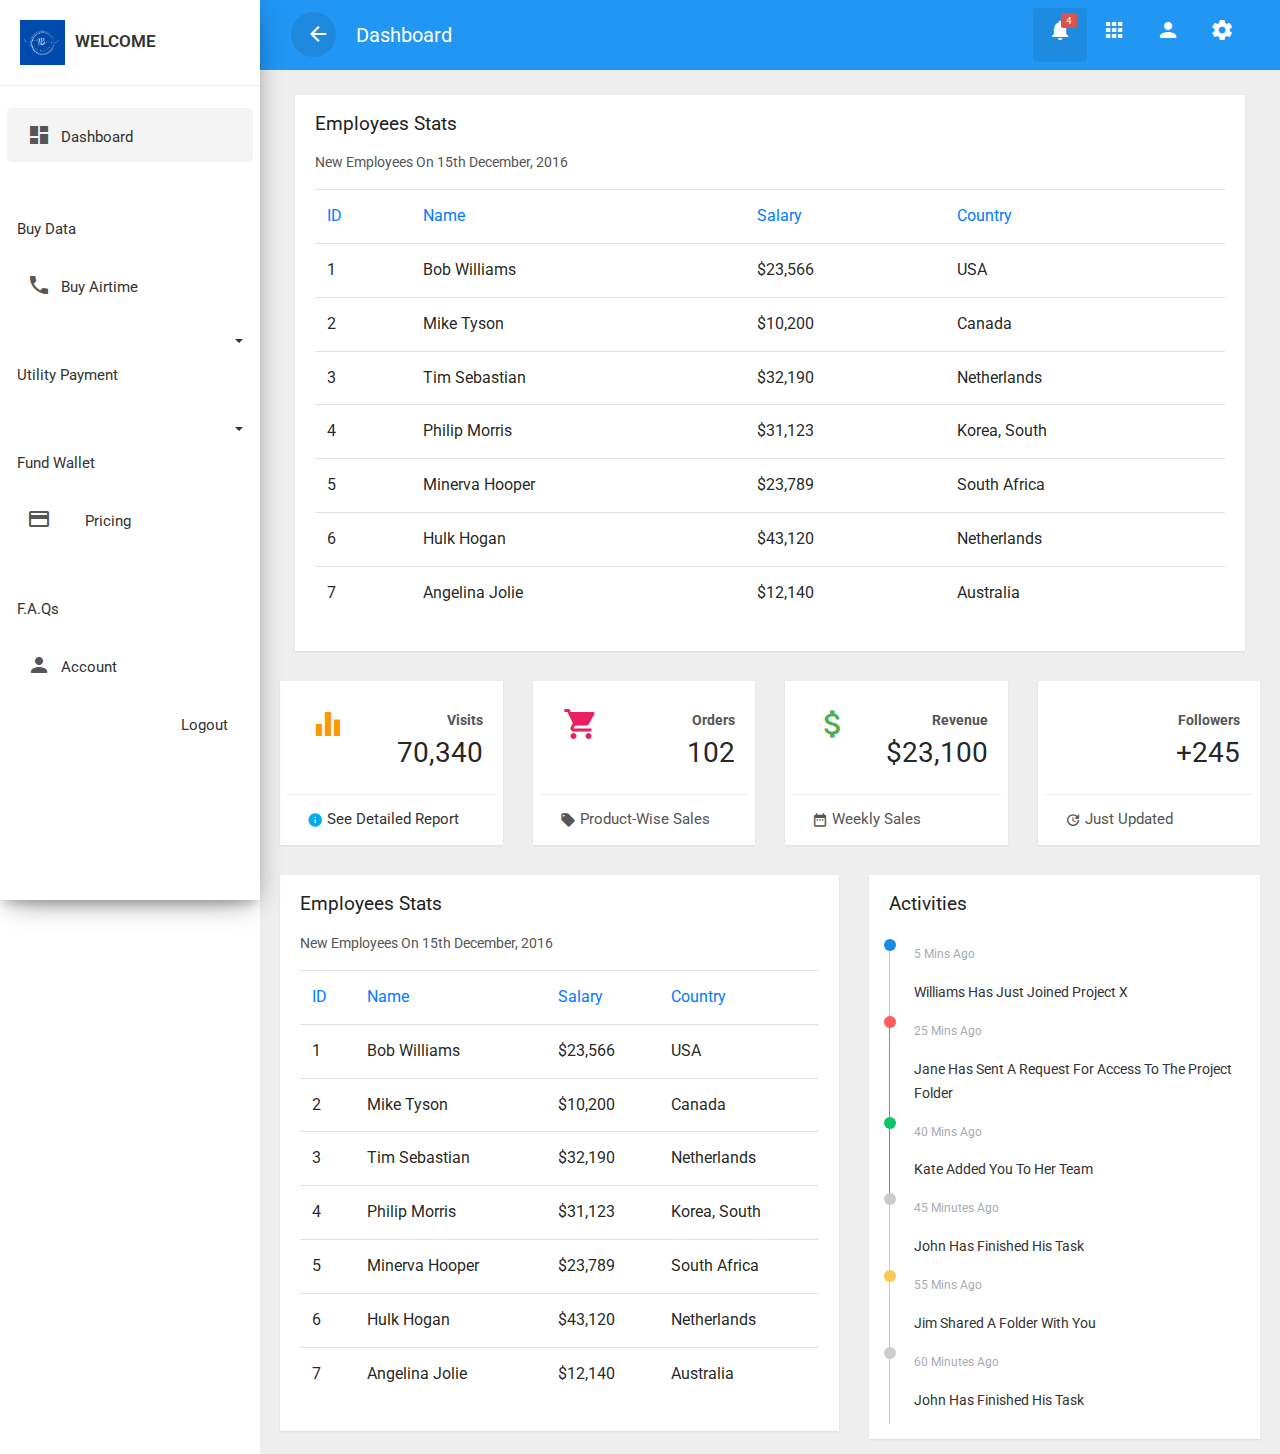
<file: Dashboard/index.html>
<!doctype html>
<html lang="en">
  <head>
    <meta charset="utf-8">
    <meta name="viewport" content="width=device-width, initial-scale=1, shrink-to-fit=no">
	  <meta name="viewport" content="width=device-width, initial-scale=1, minimum-scale=1, maximum-scale=1">
        <title>Dashboard</title>
        <link rel="stylesheet" href="css/bootstrap.min.css">
        <link rel="stylesheet" href="css/custom.css">
        <link rel="preconnect" href="https://fonts.googleapis.com">
        <link rel="preconnect" href="https://fonts.gstatic.com" crossorigin>
        <link href="https://fonts.googleapis.com/css2?family=Roboto:wght@300;400;500;700;900&display=swap" rel="stylesheet">
        <link href="https://fonts.googleapis.com/css2?family=Material+Icons" rel="stylesheet">
        <script src="https://code.jquery.com/jquery-3.3.1.slim.min.js"></script>
        <script src="https://cdnjs.cloudflare.com/ajax/libs/popper.js/1.14.7/umd/popper.min.js"></script>
      <link rel="icon" href="img/IB.png">
  </head>
  <body>
    <div class="wrapper">
        <div class="body-overlay"></div>
        <nav id="sidebar">
            <div class="sidebar-header">
                <h3><img src="./img/IB.png" class="img-fluid rounded-5" alt="Ibn Mas'ud Logo"/><span>Welcome</span></h3>
            </div>
            <ul class="list-unstyled components">
			<li  class="active">
                <a href="#" class="dashboard"><i class="material-icons">dashboard</i><span>Dashboard</span></a>
            </li>

		      <div class="small-screen navbar-display">
                    <li class="dropdown d-lg-none d-md-block d-xl-none d-sm-block">
                        <a href="#homeSubmenu0" data-toggle="collapse" aria-expanded="false" class="dropdown-toggle">
                        <i class="material-icons">notifications</i><span> 4 notification</span></a>
                        <ul class="collapse list-unstyled menu" id="homeSubmenu0">
                            <li><a href="#">You have 5 new messages</a></li>
                            <li><a href="#">You're now friend with Mike</a></li>
                            <li><a href="#">Wish Mary on her birthday!</a></li>
                            <li><a href="#">5 warnings in Server Console</a></li>
                        </ul>
                    </li>

                      <li  class="d-lg-none d-md-block d-xl-none d-sm-block"><a href="#"><i class="material-icons">apps</i><span>apps</span></a></li>
                      <li  class="d-lg-none d-md-block d-xl-none d-sm-block"><a href="#"><i class="material-icons">person</i><span>user</span></a></li>
              </div>


                <li class="dropdown">
                <li><a href="#"><i class="material-icons">signal_cellular_alt</i><span>Buy Data</span></a></li>
                <li><a href="#"><i class="material-icons">call</i><span>Buy Airtime</span></a></li>


                <li class="dropdown">
                    <a href="#pageSubmenu2" data-toggle="collapse" aria-expanded="false" class="dropdown-toggle">
					<i class="material-icons">lightbulb</i><span>Utility Payment</span></a>
                    <ul class="collapse list-unstyled menu" id="pageSubmenu2">
                        <li><a href="#">Bill Payment</a></li>
                        <li><a href="#">Cable Subscription</a></li>
                    </ul>
                </li>

				 <li class="dropdown">
                    <a href="#pageSubmenu3" data-toggle="collapse" aria-expanded="false" class="dropdown-toggle">
					<i class="material-icons">wallet</i><span>Fund Wallet</span></a>
                    <ul class="collapse list-unstyled menu" id="pageSubmenu3">
                        <li><a href="#">Fund With Paystack (ATM)</a></li>
                        <li><a href="#">Fund With Payment Gateway (ATM)</a></li>
                        <li><a href="#">Automated Bank Transfer (N50 charges)</a></li>
                    </ul>
                </li>

                <li><a href="./pricing.html"><i class="material-icons">payments</i><span>Pricing</span></a></li>
                <li><a href="#"><i class="material-icons">question_mark</i><span>F.A.Qs</span></a></li>
                <li><a href="#"><i class="material-icons">person</i><span>Account</span></a></li>
                <li><a href="#"><i class="material-icons">logout</i><span>Logout</span></a></li>



            </ul>
        </nav>



        <!-- Page Content  -->
        <div id="content">

		<div class="top-navbar">
            <nav class="navbar navbar-expand-lg">
                <div class="container-fluid">

                    <button type="button" id="sidebarCollapse" class="d-xl-block d-lg-block d-md-mone d-none">
                        <span class="material-icons">arrow_back_ios</span>
                    </button>

					<a class="navbar-brand" href="#"> Dashboard </a>

                    <button class="d-inline-block d-lg-none ml-auto more-button" type="button" data-toggle="collapse"
					data-target="#navbarSupportedContent" aria-controls="navbarSupportedContent" aria-expanded="false" aria-label="Toggle navigation">
                        <span class="material-icons">more_vert</span>
                    </button>

                    <div class="collapse navbar-collapse d-lg-block d-xl-block d-sm-none d-md-none d-none" id="navbarSupportedContent">
                        <ul class="nav navbar-nav ml-auto">
                            <li class="dropdown nav-item active">
                                <a href="#" class="nav-link" data-toggle="dropdown">
                                   <span class="material-icons">notifications</span>
								   <span class="notification">4</span>
                               </a>
                                <ul class="dropdown-menu">
                                    <li>
                                        <a href="#">You have 5 new messages</a>
                                    </li>
                                    <li>
                                        <a href="#">You're now friend with Mike</a>
                                    </li>
                                    <li>
                                        <a href="#">Wish Mary on her birthday!</a>
                                    </li>
                                    <li>
                                        <a href="#">5 warnings in Server Console</a>
                                    </li>

                                </ul>
                            </li>
                            <li class="nav-item">
                                <a class="nav-link" href="#">
								<span class="material-icons">apps</span>
								</a>
                            </li>
                            <li class="nav-item">
                                <a class="nav-link" href="#">
								<span class="material-icons">person</span>
								</a>
                            </li>
							<li class="nav-item">
                                <a class="nav-link" href="#">
								<span class="material-icons">settings</span>
								</a>
                            </li>
                        </ul>
                    </div>
                </div>
            </nav>
	    </div>


			<div class="main-content">
			<main>
                <div class="container-fluid ">
                        <div class="card" style="min-height: 485px">
                            <div class="card-header card-header-text">
                                <h4 class="card-title">Employees Stats</h4>
                                <p class="category">New employees on 15th December, 2016</p>
                            </div>
                            <div class="card-content table-responsive">
                                <table class="table table-hover">
                                    <thead class="text-primary">
                                    <tr><th>ID</th>
                                        <th>Name</th>
                                        <th>Salary</th>
                                        <th>Country</th>
                                    </tr></thead>
                                    <tbody>
                                    <tr>
                                        <td>1</td>
                                        <td>Bob Williams</td>
                                        <td>$23,566</td>
                                        <td>USA</td>
                                    </tr>
                                    <tr>
                                        <td>2</td>
                                        <td>Mike Tyson</td>
                                        <td>$10,200</td>
                                        <td>Canada</td>
                                    </tr>
                                    <tr>
                                        <td>3</td>
                                        <td>Tim Sebastian</td>
                                        <td>$32,190</td>
                                        <td>Netherlands</td>
                                    </tr>
                                    <tr>
                                        <td>4</td>
                                        <td>Philip Morris</td>
                                        <td>$31,123</td>
                                        <td>Korea, South</td>
                                    </tr>
                                    <tr>
                                        <td>5</td>
                                        <td>Minerva Hooper</td>
                                        <td>$23,789</td>
                                        <td>South Africa</td>
                                    </tr>
                                    <tr>
                                        <td>6</td>
                                        <td>Hulk Hogan</td>
                                        <td>$43,120</td>
                                        <td>Netherlands</td>
                                    </tr>
                                    <tr>
                                        <td>7</td>
                                        <td>Angelina Jolie </td>
                                        <td>$12,140</td>
                                        <td>Australia</td>
                                    </tr>
                                    </tbody>
                                </table>
                            </div>
                        </div>
                    </div>



            </main>















			<div class="row">
                        <div class="col-lg-3 col-md-6 col-sm-6">
                            <div class="card card-stats">
                                <div class="card-header">
                                    <div class="icon icon-warning">
                                       <span class="material-icons">equalizer</span>
                                    </div>
                                </div>
                                <div class="card-content">
                                    <p class="category"><strong>Visits</strong></p>
                                    <h3 class="card-title">70,340</h3>
                                </div>
                                <div class="card-footer">
                                    <div class="stats">
                                        <i class="material-icons text-info">info</i>
                                        <a href="#pablo">See detailed report</a>
                                    </div>
                                </div>
                            </div>
                        </div>
                        <div class="col-lg-3 col-md-6 col-sm-6">
                            <div class="card card-stats">
                                <div class="card-header">
                                    <div class="icon icon-rose">
                                       <span class="material-icons">shopping_cart</span>

                                    </div>
                                </div>
                                <div class="card-content">
                                    <p class="category"><strong>Orders</strong></p>
                                    <h3 class="card-title">102</h3>
                                </div>
                                <div class="card-footer">
                                    <div class="stats">
                                        <i class="material-icons">local_offer</i> Product-wise sales
                                    </div>
                                </div>
                            </div>
                        </div>
                        <div class="col-lg-3 col-md-6 col-sm-6">
                            <div class="card card-stats">
                                <div class="card-header">
                                    <div class="icon icon-success">
                                        <span class="material-icons">
attach_money
</span>

                                    </div>
                                </div>
                                <div class="card-content">
                                    <p class="category"><strong>Revenue</strong></p>
                                    <h3 class="card-title">$23,100</h3>
                                </div>
                                <div class="card-footer">
                                    <div class="stats">
                                        <i class="material-icons">date_range</i> Weekly sales
                                    </div>
                                </div>
                            </div>
                        </div>
                        <div class="col-lg-3 col-md-6 col-sm-6">
                            <div class="card card-stats">
                                <div class="card-header">
                                    <div class="icon icon-info">

<span class="material-icons">
follow_the_signs
</span>
                                    </div>
                                </div>
                                <div class="card-content">
                                    <p class="category"><strong>Followers</strong></p>
                                    <h3 class="card-title">+245</h3>
                                </div>
                                <div class="card-footer">
                                    <div class="stats">
                                        <i class="material-icons">update</i> Just Updated
                                    </div>
                                </div>
                            </div>
                        </div>
                    </div>


					<div class="row ">
                        <div class="col-lg-7 col-md-12">
                            <div class="card" style="min-height: 485px">
                                <div class="card-header card-header-text">
                                    <h4 class="card-title">Employees Stats</h4>
                                    <p class="category">New employees on 15th December, 2016</p>
                                </div>
                                <div class="card-content table-responsive">
                                    <table class="table table-hover">
                                        <thead class="text-primary">
                                            <tr><th>ID</th>
                                            <th>Name</th>
                                            <th>Salary</th>
                                            <th>Country</th>
                                        </tr></thead>
                                        <tbody>
                                            <tr>
                                                <td>1</td>
                                                <td>Bob Williams</td>
                                                <td>$23,566</td>
                                                <td>USA</td>
                                            </tr>
                                            <tr>
                                                <td>2</td>
                                                <td>Mike Tyson</td>
                                                <td>$10,200</td>
                                                <td>Canada</td>
                                            </tr>
                                            <tr>
                                                <td>3</td>
                                                <td>Tim Sebastian</td>
                                                <td>$32,190</td>
                                                <td>Netherlands</td>
                                            </tr>
                                            <tr>
                                                <td>4</td>
                                                <td>Philip Morris</td>
                                                <td>$31,123</td>
                                                <td>Korea, South</td>
                                            </tr>
                                            <tr>
                                                <td>5</td>
                                                <td>Minerva Hooper</td>
                                                <td>$23,789</td>
                                                <td>South Africa</td>
                                            </tr>
                                            <tr>
                                                <td>6</td>
                                                <td>Hulk Hogan</td>
                                                <td>$43,120</td>
                                                <td>Netherlands</td>
                                            </tr>
                                            <tr>
                                                <td>7</td>
                                                <td>Angelina Jolie </td>
                                                <td>$12,140</td>
                                                <td>Australia</td>
                                            </tr>
                                        </tbody>
                                    </table>
                                </div>
                            </div>
                        </div>

                        <div class="col-lg-5 col-md-12">
                            <div class="card" style="min-height: 485px">
                                <div class="card-header card-header-text">
                                    <h4 class="card-title">Activities</h4>
                                </div>
                                <div class="card-content">
                                    <div class="streamline">
                                        <div class="sl-item sl-primary">
                                            <div class="sl-content">
                                                <small class="text-muted">5 mins ago</small>
                                                <p>Williams has just joined Project X</p>
                                            </div>
                                        </div>
                                        <div class="sl-item sl-danger">
                                            <div class="sl-content">
                                                <small class="text-muted">25 mins ago</small>
                                                <p>Jane has sent a request for access to the project folder</p>
                                            </div>
                                        </div>
                                        <div class="sl-item sl-success">
                                            <div class="sl-content">
                                                <small class="text-muted">40 mins ago</small>
                                                <p>Kate added you to her team</p>
                                            </div>
                                        </div>
                                        <div class="sl-item">
                                            <div class="sl-content">
                                                <small class="text-muted">45 minutes ago</small>
                                                <p>John has finished his task</p>
                                            </div>
                                        </div>
                                        <div class="sl-item sl-warning">
                                            <div class="sl-content">
                                                <small class="text-muted">55 mins ago</small>
                                                <p>Jim shared a folder with you</p>
                                            </div>
                                        </div>
                                        <div class="sl-item">
                                            <div class="sl-content">
                                                <small class="text-muted">60 minutes ago</small>
                                                <p>John has finished his task</p>
                                            </div>
                                        </div>
                                    </div>
                                </div>

                            </div>
                        </div>
                    </div>




					</div>



        </div>
    </div>








     <!-- Optional JavaScript -->
    <!-- jQuery first, then Popper.js, then Bootstrap JS -->
   <script src="js/jquery-3.3.1.slim.min.js"></script>
   <script src="js/popper.min.js"></script>
   <script src="js/bootstrap.min.js"></script>
   <script src="js/jquery-3.3.1.min.js"></script>


  <script type="text/javascript">
  $(document).ready(function () {
            $('#sidebarCollapse').on('click', function () {
                $('#sidebar').toggleClass('active');
				$('#content').toggleClass('active');
            });

			 $('.more-button,.body-overlay').on('click', function () {
                $('#sidebar,.body-overlay').toggleClass('show-nav');
            });
        });
</script>





  </body>

  </html>
</file>
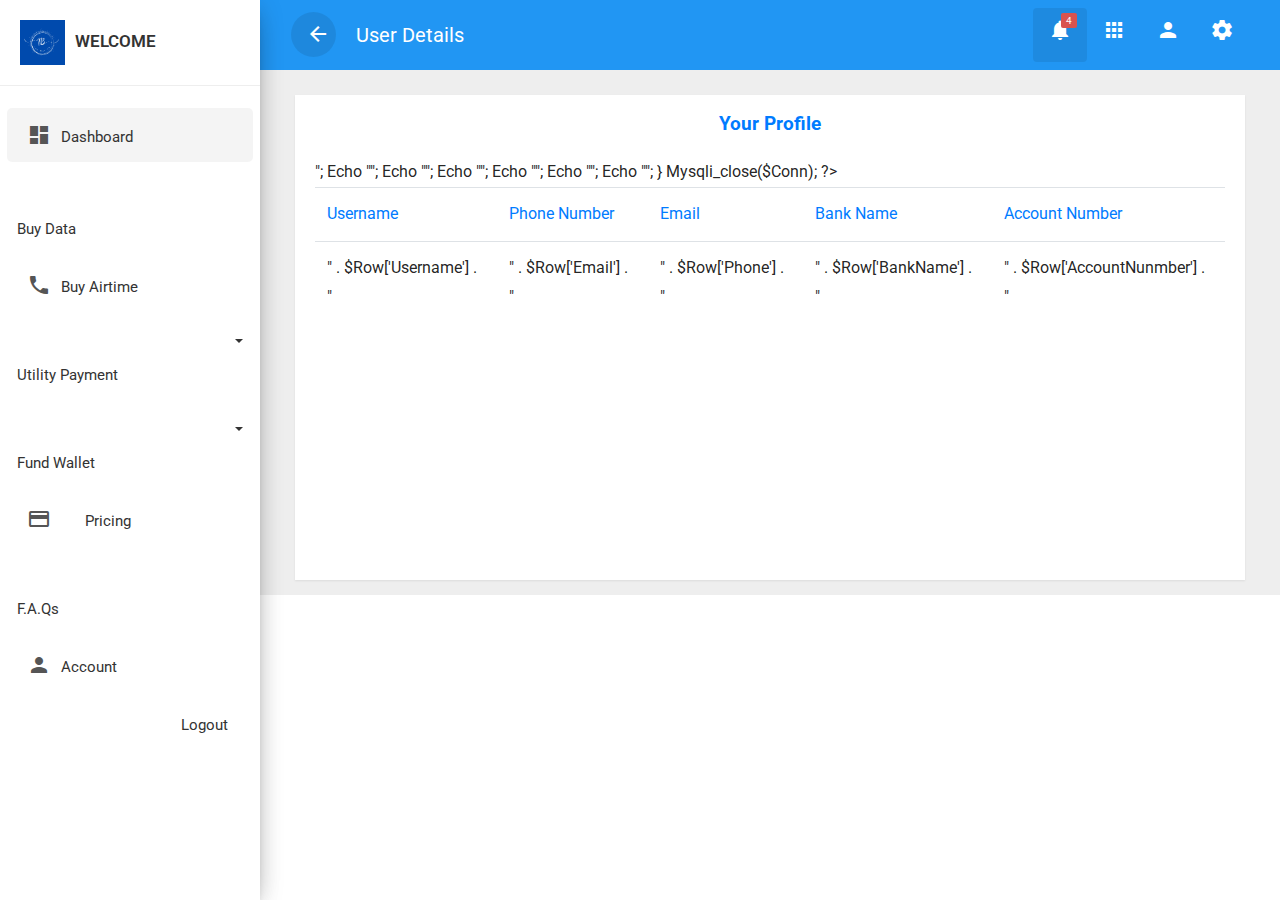
<file: Dashboard/account.html>
<!doctype html>
<html lang="en">
<head>
  <meta charset="utf-8">
  <meta name="viewport" content="width=device-width, initial-scale=1, shrink-to-fit=no">
  <meta name="viewport" content="width=device-width, initial-scale=1, minimum-scale=1, maximum-scale=1">
  <title>Profile || Ibn Mas'ud Telecom</title>
  <link rel="stylesheet" href="css/bootstrap.min.css">
  <link rel="stylesheet" href="css/custom.css">
  <link rel="preconnect" href="https://fonts.googleapis.com">
  <link rel="preconnect" href="https://fonts.gstatic.com" crossorigin>
  <link href="https://fonts.googleapis.com/css2?family=Roboto:wght@300;400;500;700;900&display=swap" rel="stylesheet">
  <link href="https://fonts.googleapis.com/css2?family=Material+Icons"
        rel="stylesheet">
  <link rel="icon" href="./img/IB.png">
</head>
<body>
<div class="wrapper">
  <div class="body-overlay"></div>
  <nav id="sidebar">
    <div class="sidebar-header">
      <h3><img src="./img/IB.png" class="img-fluid rounded-5" alt="Ibn Mas'ud Logo"/><span>Welcome</span></h3>
    </div>
    <ul class="list-unstyled components">
      <li  class="active">
        <a href="#" class="dashboard"><i class="material-icons">dashboard</i><span>Dashboard</span></a>
      </li>

      <div class="small-screen navbar-display">
        <li class="dropdown d-lg-none d-md-block d-xl-none d-sm-block">
          <a href="#homeSubmenu0" data-toggle="collapse" aria-expanded="false" class="dropdown-toggle">
            <i class="material-icons">notifications</i><span> 4 notification</span></a>
          <ul class="collapse list-unstyled menu" id="homeSubmenu0">
            <li><a href="#">You have 5 new messages</a></li>
            <li><a href="#">You're now friend with Mike</a></li>
            <li><a href="#">Wish Mary on her birthday!</a></li>
            <li><a href="#">5 warnings in Server Console</a></li>
          </ul>
        </li>

        <li  class="d-lg-none d-md-block d-xl-none d-sm-block"><a href="#"><i class="material-icons">apps</i><span>apps</span></a></li>
        <li  class="d-lg-none d-md-block d-xl-none d-sm-block"><a href="#"><i class="material-icons">person</i><span>user</span></a></li>
      </div>


      <li class="dropdown">
      <li><a href="./buyData.html"><i class="material-icons">signal_cellular_alt</i><span>Buy Data</span></a></li>
      <li><a href=""><i class="material-icons">call</i><span>Buy Airtime</span></a></li>


      <li class="dropdown">
        <a href="#pageSubmenu2" data-toggle="collapse" aria-expanded="false" class="dropdown-toggle">
          <i class="material-icons">lightbulb</i><span>Utility Payment</span></a>
        <ul class="collapse list-unstyled menu" id="pageSubmenu2">
          <li><a href="#">Bill Payment</a></li>
          <li><a href="#">Cable Subscription</a></li>
        </ul>
      </li>

      <li class="dropdown">
        <a href="#pageSubmenu3" data-toggle="collapse" aria-expanded="false" class="dropdown-toggle">
          <i class="material-icons">wallet</i><span>Fund Wallet</span></a>
        <ul class="collapse list-unstyled menu" id="pageSubmenu3">
          <li><a href="#">Fund With Paystack (ATM)</a></li>
          <li><a href="#">Fund With Payment Gateway (ATM)</a></li>
          <li><a href="#">Automated Bank Transfer (N50 charges)</a></li>
        </ul>
      </li>

      <li><a href="./pricing.html"><i class="material-icons">payments</i><span>Pricing</span></a></li>
      <li><a href="#"><i class="material-icons">question_mark</i><span>F.A.Qs</span></a></li>
      <li><a href="#"><i class="material-icons">person</i><span>Account</span></a></li>
      <li><a href="#"><i class="material-icons">logout</i><span>Logout</span></a></li>
    </ul>
  </nav>



  <!-- Page Content  -->
  <div id="content">

    <div class="top-navbar">
      <nav class="navbar navbar-expand-lg">
        <div class="container-fluid">

          <button type="button" id="sidebarCollapse" class="d-xl-block d-lg-block d-md-mone d-none">
            <span class="material-icons">arrow_back_ios</span>
          </button>

          <a class="navbar-brand" href="#">User Details</a>

          <button class="d-inline-block d-lg-none ml-auto more-button" type="button" data-toggle="collapse"
                  data-target="#navbarSupportedContent" aria-controls="navbarSupportedContent" aria-expanded="false" aria-label="Toggle navigation">
            <span class="material-icons">more_vert</span>
          </button>

          <div class="collapse navbar-collapse d-lg-block d-xl-block d-sm-none d-md-none d-none" id="navbarSupportedContent">
            <ul class="nav navbar-nav ml-auto">
              <li class="dropdown nav-item active">
                <a href="#" class="nav-link" data-toggle="dropdown">
                  <span class="material-icons">notifications</span>
                  <span class="notification">4</span>
                </a>
                <ul class="dropdown-menu">
                  <li>
                    <a href="#">You have 5 new messages</a>
                  </li>
                  <li>
                    <a href="#">You're now friend with Mike</a>
                  </li>
                  <li>
                    <a href="#">Wish Mary on her birthday!</a>
                  </li>
                  <li>
                    <a href="#">5 warnings in Server Console</a>
                  </li>

                </ul>
              </li>
              <li class="nav-item">
                <a class="nav-link" href="#">
                  <span class="material-icons">apps</span>
                </a>
              </li>
              <li class="nav-item">
                <a class="nav-link" href="#">
                  <span class="material-icons">person</span>
                </a>
              </li>
              <li class="nav-item">
                <a class="nav-link" href="#">
                  <span class="material-icons">settings</span>
                </a>
              </li>
            </ul>
          </div>
        </div>
      </nav>
    </div>


    <div class="main-content">
      <main>
        <div class="container-fluid ">
          <div class="card" style="min-height: 485px;">
            <div class="card-header card-header-text">
              <h4 class="card-title text-center font-weight-bold text-primary">Your Profile</h4>
            </div>

            <div class="card-content">
              <table class="table table-hover ">
                <thead>
                <tr class="text-primary">
                  <th>Username</th>
                  <th>Phone Number</th>
                  <th>Email</th>
                  <th>Bank Name</th>
                  <th>Account Number</th>
                </tr>
                </thead>
                <tbody>
                <?php
                    $conn = mysqli_connect('localhost', 'username', 'password', 'database');
                    $sql = "SELECT * FROM users";
                    $result = mysqli_query($conn, $sql);
                    while ($row = mysqli_fetch_assoc($result)) {
                      echo "<tr>";
                              echo "<td>" . $row['username'] . "</td>";
                              echo "<td>" . $row['email'] . "</td>";
                              echo "<td>" . $row['phone'] . "</td>";
                              echo "<td>" . $row['bankName'] . "</td>";
                              echo "<td>" . $row['accountNunmber'] . "</td>";
                      echo "</tr>";
                      }
                      mysqli_close($conn);
                ?>
                </tbody>
              </table>

            </div>
          </div>
        </div>
      </main>
    </div>



  </div>
</div>

<!-- Optional JavaScript -->
<!-- jQuery first, then Popper.js, then Bootstrap JS -->
<script src="js/jquery-3.3.1.slim.min.js"></script>
<script src="js/popper.min.js"></script>
<script src="js/bootstrap.min.js"></script>
<script src="js/jquery-3.3.1.min.js"></script>


<script type="text/javascript">
  $(document).ready(function () {
    $('#sidebarCollapse').on('click', function () {
      $('#sidebar').toggleClass('active');
      $('#content').toggleClass('active');
    });

    $('.more-button,.body-overlay').on('click', function () {
      $('#sidebar,.body-overlay').toggleClass('show-nav');
    });
  });





</script>





</body>

</html>
</file>
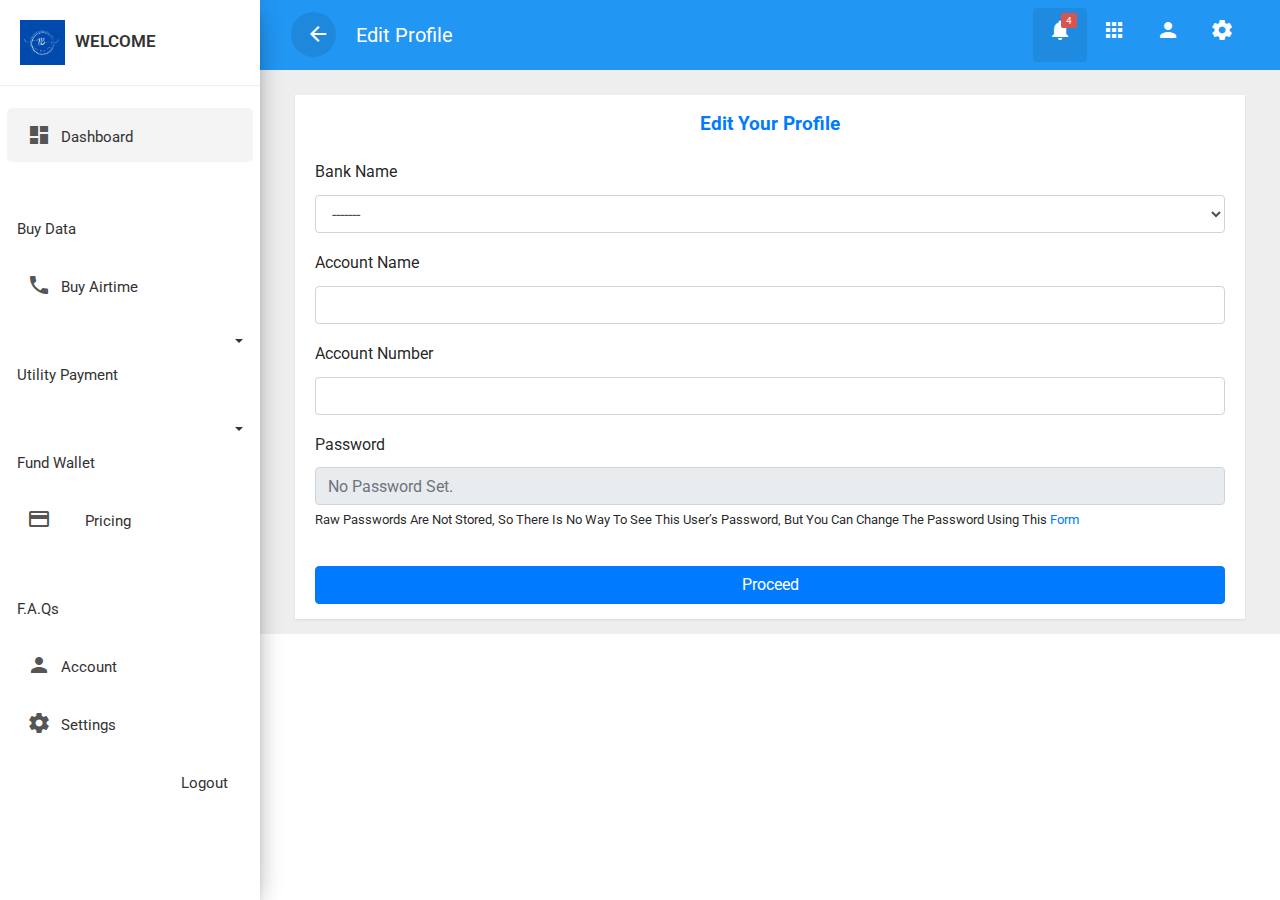
<file: Dashboard/EditProfile.html>
<!doctype html>
<html lang="en">
<head>
  <meta charset="utf-8">
  <meta name="viewport" content="width=device-width, initial-scale=1, shrink-to-fit=no">
  <meta name="viewport" content="width=device-width, initial-scale=1, minimum-scale=1, maximum-scale=1">
  <title>Profile || Ibn Mas'ud Telecom</title>
  <link rel="stylesheet" href="css/bootstrap.min.css">
  <link rel="stylesheet" href="css/custom.css">
  <link rel="preconnect" href="https://fonts.googleapis.com">
  <link rel="preconnect" href="https://fonts.gstatic.com" crossorigin>
  <link href="https://fonts.googleapis.com/css2?family=Roboto:wght@300;400;500;700;900&display=swap" rel="stylesheet">
  <link href="https://fonts.googleapis.com/css2?family=Material+Icons"
        rel="stylesheet">
  <link rel="icon" href="./img/IB.png">
</head>
<body>
<div class="wrapper">
  <div class="body-overlay"></div>
  <nav id="sidebar">
    <div class="sidebar-header">
      <h3><img src="./img/IB.png" class="img-fluid rounded-5" alt="Ibn Mas'ud Logo"/><span>Welcome</span></h3>
    </div>
    <ul class="list-unstyled components">
      <li  class="active">
        <a href="#" class="dashboard"><i class="material-icons">dashboard</i><span>Dashboard</span></a>
      </li>

      <div class="small-screen navbar-display">
        <li class="dropdown d-lg-none d-md-block d-xl-none d-sm-block">
          <a href="#homeSubmenu0" data-toggle="collapse" aria-expanded="false" class="dropdown-toggle">
            <i class="material-icons">notifications</i><span> 4 notification</span></a>
          <ul class="collapse list-unstyled menu" id="homeSubmenu0">
            <li><a href="#">You have 5 new messages</a></li>
            <li><a href="#">You're now friend with Mike</a></li>
            <li><a href="#">Wish Mary on her birthday!</a></li>
            <li><a href="#">5 warnings in Server Console</a></li>
          </ul>
        </li>

        <li  class="d-lg-none d-md-block d-xl-none d-sm-block"><a href="#"><i class="material-icons">apps</i><span>apps</span></a></li>
        <li  class="d-lg-none d-md-block d-xl-none d-sm-block"><a href="#"><i class="material-icons">person</i><span>user</span></a></li>
      </div>


      <li class="dropdown">
      <li><a href="./buyData.html"><i class="material-icons">signal_cellular_alt</i><span>Buy Data</span></a></li>
      <li><a href=""><i class="material-icons">call</i><span>Buy Airtime</span></a></li>


      <li class="dropdown">
        <a href="#pageSubmenu2" data-toggle="collapse" aria-expanded="false" class="dropdown-toggle">
          <i class="material-icons">lightbulb</i><span>Utility Payment</span></a>
        <ul class="collapse list-unstyled menu" id="pageSubmenu2">
          <li><a href="#">Bill Payment</a></li>
          <li><a href="#">Cable Subscription</a></li>
        </ul>
      </li>

      <li class="dropdown">
        <a href="#pageSubmenu3" data-toggle="collapse" aria-expanded="false" class="dropdown-toggle">
          <i class="material-icons">wallet</i><span>Fund Wallet</span></a>
        <ul class="collapse list-unstyled menu" id="pageSubmenu3">
          <li><a href="#">Fund With Paystack (ATM)</a></li>
          <li><a href="#">Fund With Payment Gateway (ATM)</a></li>
          <li><a href="#">Automated Bank Transfer (N50 charges)</a></li>
        </ul>
      </li>

      <li><a href="./pricing.html"><i class="material-icons">payments</i><span>Pricing</span></a></li>
      <li><a href="#"><i class="material-icons">question_mark</i><span>F.A.Qs</span></a></li>
      <li><a href="#"><i class="material-icons">person</i><span>Account</span></a></li>
      <li><a href="#"><i class="material-icons">settings</i><span>Settings</span></a></li>
      <li><a href="#"><i class="material-icons">logout</i><span>Logout</span></a></li>
    </ul>
  </nav>



  <!-- Page Content  -->
  <div id="content">

    <div class="top-navbar">
      <nav class="navbar navbar-expand-lg">
        <div class="container-fluid">

          <button type="button" id="sidebarCollapse" class="d-xl-block d-lg-block d-md-mone d-none">
            <span class="material-icons">arrow_back_ios</span>
          </button>

          <a class="navbar-brand" href="#">Edit Profile </a>

          <button class="d-inline-block d-lg-none ml-auto more-button" type="button" data-toggle="collapse"
                  data-target="#navbarSupportedContent" aria-controls="navbarSupportedContent" aria-expanded="false" aria-label="Toggle navigation">
            <span class="material-icons">more_vert</span>
          </button>

          <div class="collapse navbar-collapse d-lg-block d-xl-block d-sm-none d-md-none d-none" id="navbarSupportedContent">
            <ul class="nav navbar-nav ml-auto">
              <li class="dropdown nav-item active">
                <a href="#" class="nav-link" data-toggle="dropdown">
                  <span class="material-icons">notifications</span>
                  <span class="notification">4</span>
                </a>
                <ul class="dropdown-menu">
                  <li>
                    <a href="#">You have 5 new messages</a>
                  </li>
                  <li>
                    <a href="#">You're now friend with Mike</a>
                  </li>
                  <li>
                    <a href="#">Wish Mary on her birthday!</a>
                  </li>
                  <li>
                    <a href="#">5 warnings in Server Console</a>
                  </li>

                </ul>
              </li>
              <li class="nav-item">
                <a class="nav-link" href="#">
                  <span class="material-icons">apps</span>
                </a>
              </li>
              <li class="nav-item">
                <a class="nav-link" href="#">
                  <span class="material-icons">person</span>
                </a>
              </li>
              <li class="nav-item">
                <a class="nav-link" href="#">
                  <span class="material-icons">settings</span>
                </a>
              </li>
            </ul>
          </div>
        </div>
      </nav>
    </div>


    <div class="main-content">
      <main>
        <div class="container-fluid ">
          <div class="card" style="min-height: 485px;">
            <div class="card-header card-header-text">
              <h4 class="card-title text-center font-weight-bold text-primary">Edit your profile</h4>
            </div>

            <div class="card-content">
              <form action="" id="changePinForm">


                <div class="form-group">
                  <label for="bankName">Bank Name</label>
                  <select class="form-control" name="" id="">
                    <option value="" selected>-------</option>
                    <option value="gt-bank">Guaranty Trust Bank</option>
                    <option value="first-bank">First Bank</option>
                    <option value="jaizBank">Jaiz Bank</option>
                    <option value="zenith-bank">Zenith Bank</option>
                    <option value="eco-bank">ECO Bank</option>
                    <option value="fcmb-bank">FCMB Bank</option>
                    <option value="uba-bank">UBA Bank</option>
                    <option value="stanbic-bank">Stanbic Bank</option>
                    <option value="sterlling-bank">Sterlling Bank</option>
                    <option value="heritage-bank">Heritage Bank</option>
                    <option value="WemaBank">Wema Bank</option>
                    <option value=polarise-bank">Polarise Bank</option>
                    <option value="union-bank">Union Bank</option>
                  </select>
                </div>

                <div class="form-group">
                  <label for="accountName">Account Name</label>
                  <input type="text" class="form-control" id="accountName" >
                </div>

                <div class="form-group">
                  <label for="accountNumber">Account Number</label>
                  <input type="number" class="form-control" id="accountNumber">
                </div>

                <div class="form-group">
                  <label for="password">Password</label>
                  <input type="password" class="form-control" placeholder="No Password Set." id="password" disabled>
                  <small style="text-align: justify">
                    Raw passwords are not stored, so there is no way to see this user’s password, but you can change the password using this
                    <a class="text-primary" href="">Form</a>
                  </small>
                </div>

                <button class="btn btn-primary mt-3 w-100">Proceed</button>
              </form>

            </div>
          </div>
        </div>
      </main>
    </div>



  </div>
</div>

<!-- Optional JavaScript -->
<!-- jQuery first, then Popper.js, then Bootstrap JS -->
<script src="js/jquery-3.3.1.slim.min.js"></script>
<script src="js/popper.min.js"></script>
<script src="js/bootstrap.min.js"></script>
<script src="js/jquery-3.3.1.min.js"></script>


<script type="text/javascript">
  $(document).ready(function () {
    $('#sidebarCollapse').on('click', function () {
      $('#sidebar').toggleClass('active');
      $('#content').toggleClass('active');
    });

    $('.more-button,.body-overlay').on('click', function () {
      $('#sidebar,.body-overlay').toggleClass('show-nav');
    });
  });





</script>





</body>

</html>
</file>
<file: Dashboard/css/custom.css>
@import url('https://fonts.googleapis.com/css?family=Nova+Slim&display=swap');

body, html {
	line-height: 1.8;
    font-family: 'Roboto', sans-serif;
     color: #555e58;
	 text-transform:capitalize;
	text-rendering: optimizeLegibility !important;
	-webkit-font-smoothing: antialiased !important;
	 font-weight: 400;
	 margin:0px;
     padding:0px;
}


h1, h2, h3, h4, h5, h6, .h1, .h2, .h3, .h4 {
    font-weight: 400;
    line-height: 1.5em;
}


p {
	font-size: 15px;
	margin: 12px 0 0;
	line-height: 24px;
}



a{
	color: #333;
	font-weight: 400;
}

button:focus{
	box-shadow:none;
	outline:none;
	border:none;
}

button{
	cursor:pointer;
}

ul, ol {
	padding: 0;
	margin:0px;
		list-style: none;
}



a,
a:hover,
a:focus {
    color: #333;
    text-decoration: none;
    transition: all 0.3s;
}



/*=======================================================
  material-icons  copy & paste form site google material-icons
  ==================================================*/

@font-face {
  font-family: 'Material Icons';
  font-style: normal;
  font-weight: 400;
  src: url(https://example.com/MaterialIcons-Regular.eot); /* For IE6-8 */
  src: local('Material Icons'),
    local('MaterialIcons-Regular'),
    url(https://example.com/MaterialIcons-Regular.woff2) format('woff2'),
    url(https://example.com/MaterialIcons-Regular.woff) format('woff'),
    url(https://example.com/MaterialIcons-Regular.ttf) format('truetype');
}


.material-icons {
    font-family: 'Material Icons', serif;
  font-weight: normal;
  font-style: normal;
  font-size: 24px;  /* Preferred icon size */
  display: inline-block;
  line-height: 1;
  text-transform: none;
  letter-spacing: normal;
  word-wrap: normal;
  white-space: nowrap;
  direction: ltr;

  /* Support for all WebKit browsers. */
  -webkit-font-smoothing: antialiased;
  /* Support for Safari and Chrome. */
  text-rendering: optimizeLegibility;

  /* Support for Firefox. */
  -moz-osx-font-smoothing: grayscale;

  /* Support for IE. */
  font-feature-settings: 'liga';
}

/*=======================================================
  material-icons  copy & paste form site google material-icons
  ==================================================*/



.wrapper {
	position: relative;
    width:100%;
	overflow:auto;
}





/* ---------------------------------------------------
    SIDEBAR STYLE start
----------------------------------------------------- */



#sidebar {
    position:fixed;
	height:100vh!important;
    top: 0;
    bottom: 0;
    left: 0;
    z-index:11;
    width: 260px;
	overflow:auto;
	transition:all 0.3s ;
    background: #FFFFFF;
    box-shadow: 0 10px 30px -12px rgb(0 0 0 / 42%), 0 4px 25px 0px rgb(0 0 0 / 12%), 0 8px 10px -5px rgb(0 0 0 / 20%);
}


#sidebar::-webkit-scrollbar{
	width:5px;
	border-radius:10px;
	background-color:#eee;
	display:none;
}
#sidebar::-webkit-scrollbar-thumbs{
	width:5px;
	border-radius:10px;
	background-color:#333;
	display:none;
}


#sidebar:hover::-webkit-scrollbar{
	display:block;
}
#sidebar:hover::-webkit-scrollbar-thumbs{
	display:block;
}

#sidebar .sidebar-header {
    padding:20px;
	background-color:#ffffff;
	border-bottom:1px solid #eee;
}

.sidebar-header h3{
	color:#333;
	font-size:17px;
	margin:0px;
	text-transform:uppercase;
	transition:all 0.5s ease;
	font-weight:600;
}

.sidebar-header h3 img{
	width:45px;
	margin-right:10px;
}

#sidebar ul li{
	padding:2px 7px;
}

#sidebar ul li.active>a{
    color: #333;
    background-color: rgba(200, 200, 200, 0.2);
}

#sidebar ul li a:hover{
    color: #333;
    background-color: rgba(200, 200, 200, 0.2);
}

.dropdown-toggle::after {
    position: absolute;
    right: 10px;
    top: 23px;
}

#sidebar ul li.drodown{
	position:sticky;
}


#sidebar ul.components {    
    padding: 20px 0;
}

#sidebar ul li a {
    padding: 10px;
	line-height: 30px;
	border-radius:5px;
    font-size: 15px;
	position:relative;'
    font-weight: 400;
    display: block;
}

#sidebar ul li a span{
	text-transform:capitalize;
	display:inline-block;
}

#sidebar ul li a i {
    position: relative;
    margin-right: 10px;
    top: 5px;
	color: #555555;
    margin-left: 10px;
}





/* ---------------------------------------------------
   sidebar end
----------------------------------------------------- */




/*=======================================================
   main-content navbar-design start
   ===============================================*/



#content {
	position: relative;
    transition: all 0.3s;
	background-color: #EEEEEE;
}

.top-navbar{
	width:100%;
	z-index:9;
	position:relative;
}


.main-content{
	padding:10px 20px 0px 20px;
	position: relative;
    width: 100%;
}



.navbar{
    background-color: #2196F3;
    color: #FFFFFF;
}

.navbar-brand {
    color: #FFFFFF;
}

.navbar button{
	background-color:transparent;
	border:none;
}
.navbar button span{
	color:#fff;
}

#sidebarCollapse{
	border-radius:50%;
	width:45px;
	height:45px;
	text-align:center;
	line-height:45px;
	margin-right:20px;
	border:none;
    color: #FFFFFF;
    background-color: rgba(0, 0, 0, 0.09);
}

#sidebarCollapse span {
    margin: 9px;
    padding: 0px;
}



.navbar-nav > li.active{
   color: #FFFFFF;
   border-radius:4px;
    background-color: rgba(0, 0, 0, 0.08);  
 }

.navbar-nav > li > a {
    color: #FFFFFF;
}


.navbar .notification {
	 position: absolute;
    top: 5px;
    right: 10px;
	display: block;
    font-size: 9px;
    border: 0px;
    font-size: 10px;
    background: #d9534f;
    min-width: 15px;
	 text-align: center;
    padding: 1px 5px;
    height: 15px;
    border-radius: 2px;
    line-height: 14px;
}


 .navbar-nav > li.show .dropdown-menu {
    transform: translate3d(0, 0, 0);
	opacity:1;
	visibility:visible;
}


.dropdown-menu li > a {
    font-size: 13px;
    padding: 10px 20px;
    margin: 0 5px;
    border-radius: 2px;
	font-weight: 400;
    transition: all 150ms linear;
}

.navbar-nav > .active > a:focus {
    color: #FFFFFF;
    background-color: rgba(0, 0, 0, 0.08);
}


.navbar-nav li a {
    position: relative;
    display: block;
    padding: 10px 15px!important;
}

/*=======================================================
   main-content navbar-design end
   ===============================================*/



/*=======================================================
   main-content navbar-design start
   ===============================================*/


/*=======================================================
   main-content inner design like card start
   ===============================================*/


.card {
    margin: 10px 0;
}

.card {
    border-radius: 0px!important;
}

.card {
    display: inline-block;
    position: relative;
	border:none!important;
    width: 100%;
    margin:15px 0;
    box-shadow: 0 1px 2px rgb(0 0 0 / 8%);
    border-radius: 6px;
    color: rgba(0,0,0, 0.87);
    background: #fff;
}

.card-stats .card-header {
    float: left;
    text-align: center;
}

.card .card-header {
    padding: 15px 20px 0;
    z-index: 3;
	background-color:#fff!important;
	border-bottom:none;
}

.card .card-footer .stats .material-icons {
    position: relative;
    top: 4px;
    font-size: 16px;
}

.card-stats .card-header span {
    font-size: 36px;
    line-height: 56px;
    width: 56px;
    height: 56px;
}

.icon.icon-warning {
    color: #ff9800;
}

.icon.icon-rose {
    color: #e91e63;
}
.icon.icon-success {
    color: #4caf50;
}
.icon.icon-info {
    color: #00bcd4;
}
.card .card-footer {
    margin: 0 7px 0px;
    padding-top: 10px;
	background-color:#fff;
    border-top: 1px solid #eeeeee;
}

.text-info {
    color: #03A9F4!important;
}

.card-stats .card-content {
    text-align: right;
    padding-top: 10px;
}

.card .card-content {
    padding: 15px 20px;
    position: relative;
}

.card .card-content .category {
    margin-bottom: 0;
}
.card .category:not([class*="text-"]) {
    color: #555555;
    font-size: 14px;
    font-weight: 400;
}

.card .card-title:not(.card-calendar .card-title) {
    margin-top: 0;
    margin-bottom: 5px;
}

.card-stats .card-title {
    margin: 0;
}

.card .card-footer .stats {
    line-height: 22px;
    color: #555555;
    font-size: 15px;
}

.card .card-footer div {
    display: inline-block;
}

.card .card-header-text h4{
    margin-top: 0;
    margin-bottom: 3px;
	font-size:19px;
    font-weight: 400;
	color: #222222;
    text-decoration: none;
	
}

.table > thead > tr > th {
    border-bottom-width: 1px;
    font-size: 16px;
    font-weight: 400;
}


.card .card-content {
    padding: 15px 20px;
    position: relative;
}

.streamline .sl-primary {
    border-left-color: #188ae2;
}

.streamline .sl-item {
    position: relative;
    padding-bottom: 12px;
    border-left: 1px solid #ccc;
}



.streamline .sl-item:before {
    content: '';
    position: absolute;
    left: -6px;
    top: 0;
    background-color: #ccc;
    width: 12px;
    height: 12px;
    border-radius: 100%;
}
.streamline .sl-primary:before, .streamline .sl-primary:last-child:after {
    background-color: #188ae2;
}


.streamline .sl-danger:before, .streamline .sl-danger:last-child:after {
    background-color: #ff5b5b;
}

.streamline .sl-success {
    border-left-color: #10c469;
}

.streamline .sl-success:before, .streamline .sl-success:last-child:after {
    background-color: #10c469;
}

.streamline .sl-warning {
    border-left-color: #f9c851;
}

.streamline .sl-warning:before, .streamline .sl-warning:last-child:after {
    background-color: #f9c851;
}



.streamline .sl-danger {
    border-left-color: #ff5b5b;
}
.streamline .sl-item .sl-content {
    margin-left: 24px;
}

.streamline .sl-item .text-muted {
    color: inherit;
    opacity: .6;
	font-size:12px;
}

.streamline .sl-item p {
	font-size:14px;
	color:#333;
}


/*=======================================================
   main-content inner design like card end
   ===============================================*/



/*=============================================
  footer design start
  =========================================*/
 
.footer {
    border-top: 1px solid #e7e7e7;
}

footer {
    padding: 10px 0;
	position:relative;
	width:100%;
}

footer ul li {
    display: inline-block;
}

footer ul li a {
    color: inherit;
    padding: 15px;
    font-weight: 500;
    font-size: 12px;
    text-transform: uppercase;
    border-radius: 3px;
    text-decoration: none;
    position: relative;
    display: block;
}


footer .copyright {
    padding: 15px;
	font-size:14px;
    margin: 0;
}


/*=============================================
  footer design end
  =========================================*/
  


#sidebar.show-nav,.body-overlay.show-nav{
	transform:translatex(0%);
	opacity:1;
	display:block;
	visibility:visible;
	z-index:15;
}





/* ---------------------------------------------------
    MEDIAQUERIES
----------------------------------------------------- */

@media only screen and (min-width:992px){
	#sidebar.active {
    width:80px;
	height:100%!important;
	position:absolute!important;
	overflow:visible!important;
	top:0!important;
	z-index:666;
	float:left!important;
    bottom: 0!important;
}


#sidebar.active .sidebar-header h3 span {
   display:none;
   transition:all 0.5s ease;
}

#sidebar.active ul li a span{
    display:none;
	transition:all 0.5s ease;
}

#sidebar.active .dropdown-toggle::after {
    display:none;
	transition:all 0.5s ease;
}

#content {
    width: calc(100% - 260px);
    position: relative;
    float: right;
    transition: all 0.3s;
    background-color: #EEEEEE;
}  

#content.active {
    width: calc(100% - 80px);
} 

#sidebar.active .menu {
    position: absolute;
    left: 81px;
    background-color: white;
    width: 180px;
    height: auto;
    margin: 5px 0;
    top: 0;
    border: 1px solid #dcd9d9;
    z-index: 4;
}                                                                                                                                                                                                              
}


@media only screen and (min-width:992px){
.dropdown-menu {
    border: 0;
    box-shadow: 0 2px 5px 0 rgb(0 0 0 / 26%);
	transform: translate3d(0, -20px, 0);
    visibility: hidden;
	transition: all 150ms linear;
    display: block;
	min-width:15rem;
	right: 0;
    left: auto;
    opacity: 0;
}
	
}


/*===============small-screen overlay sidebar design media queries==============*/

@media only screen and (max-width:992px){
#sidebar {
    position:fixed;
    top: 0;
    bottom:0;
    z-index: 10;
    width: 260px;
	transform:translatex(-100%);
	transition: all 150ms linear;
	box-shadow:none!important;
}	

.body-overlay{
	position:fixed;
	top:0;
	left:0;
	width:100%;
	height:100%;
	display:none;
	visibility:hidden;
	opacity:0;
	z-index:3;
	transition: all 150ms linear;
	background-color:rgba(0,0,0,0.5);
}
}
/*===============small-screen overlay sidebar design media queries==============*/




/* ---------------------------------------------------
    MEDIAQUERIES
----------------------------------------------------- */
</file>
